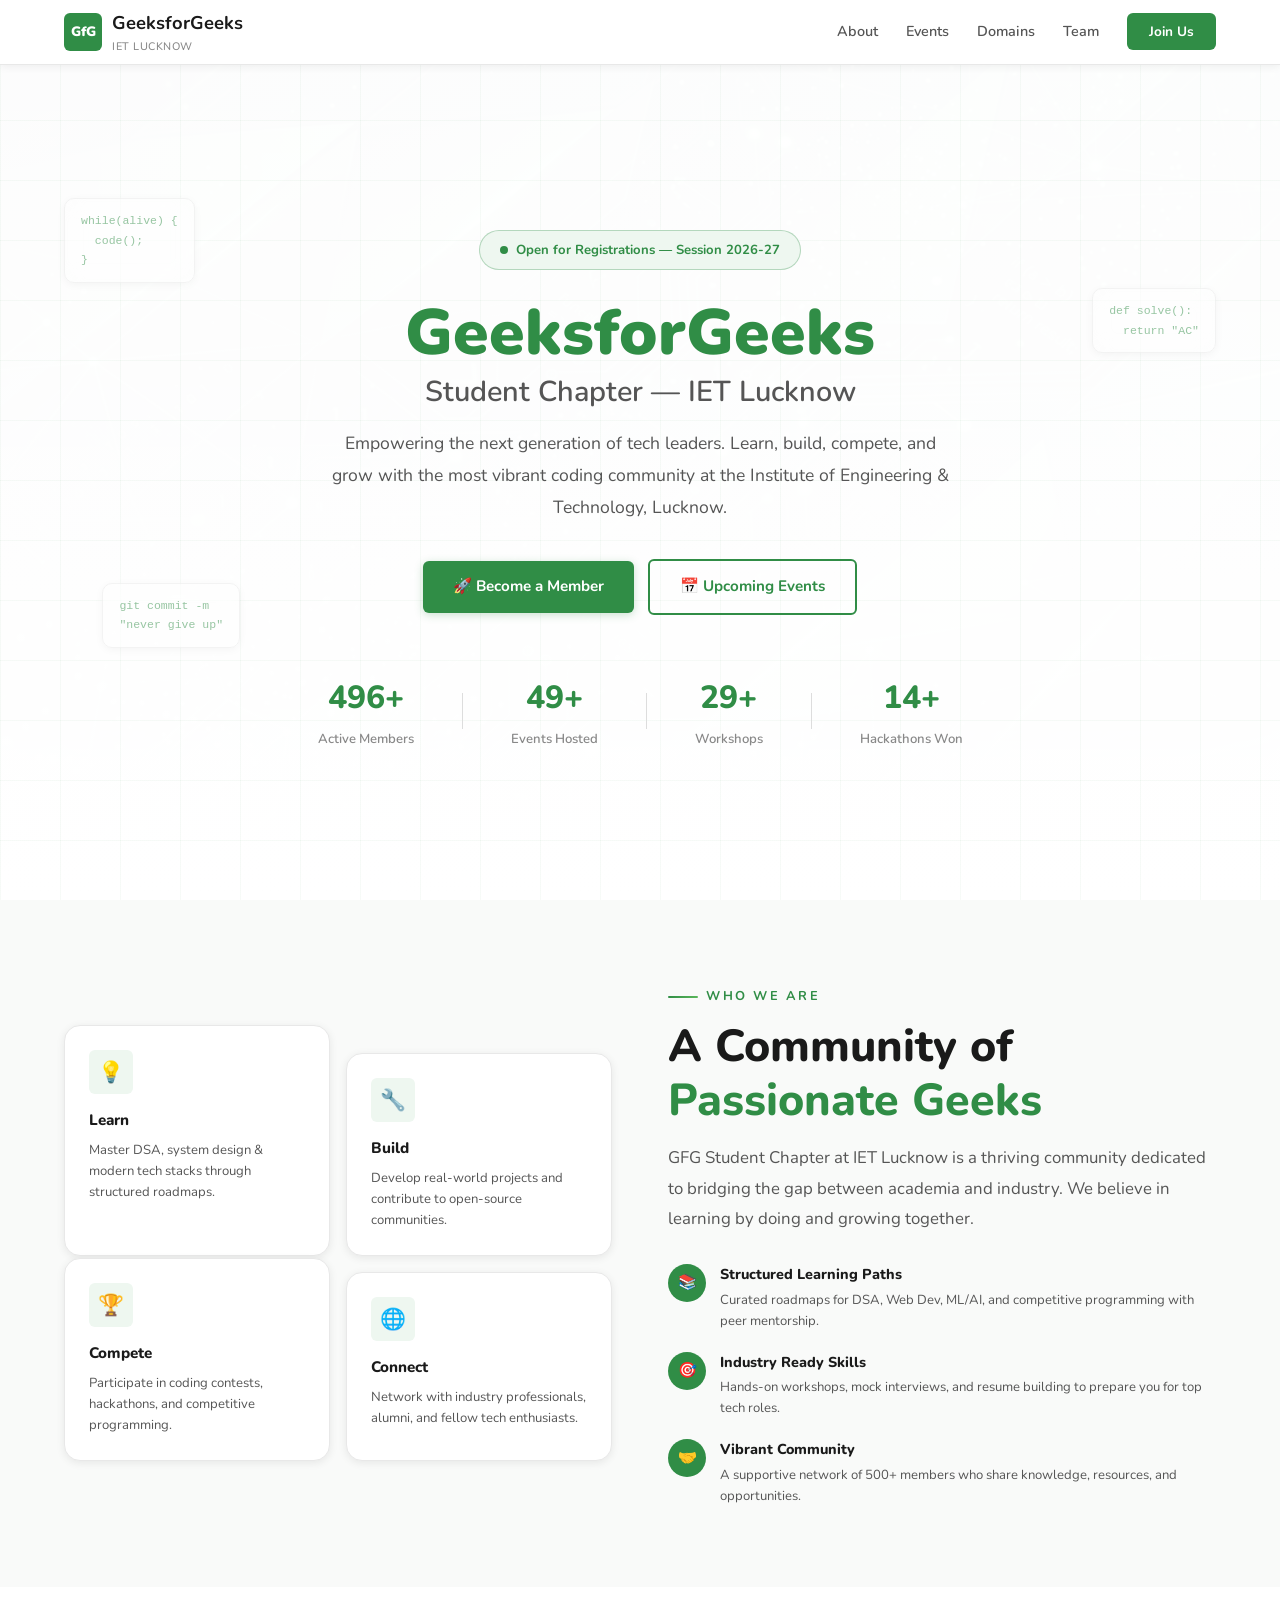
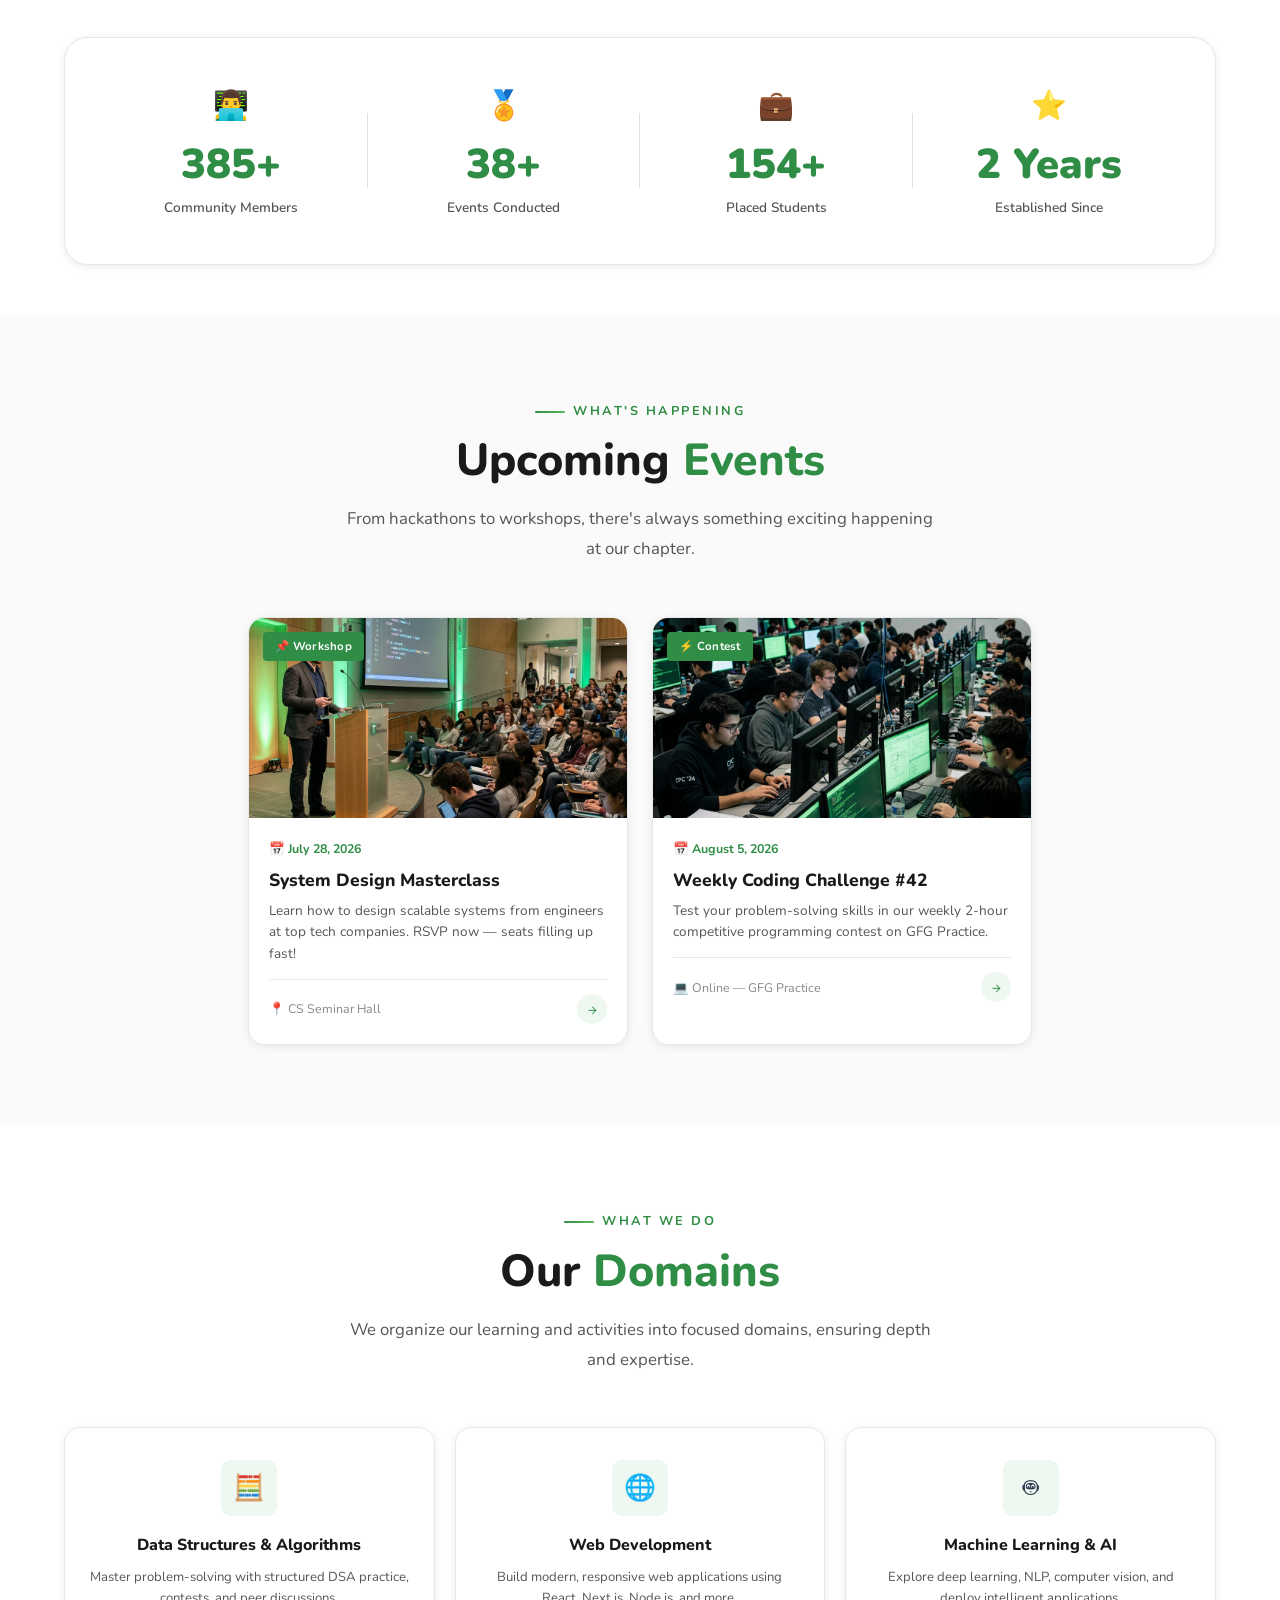
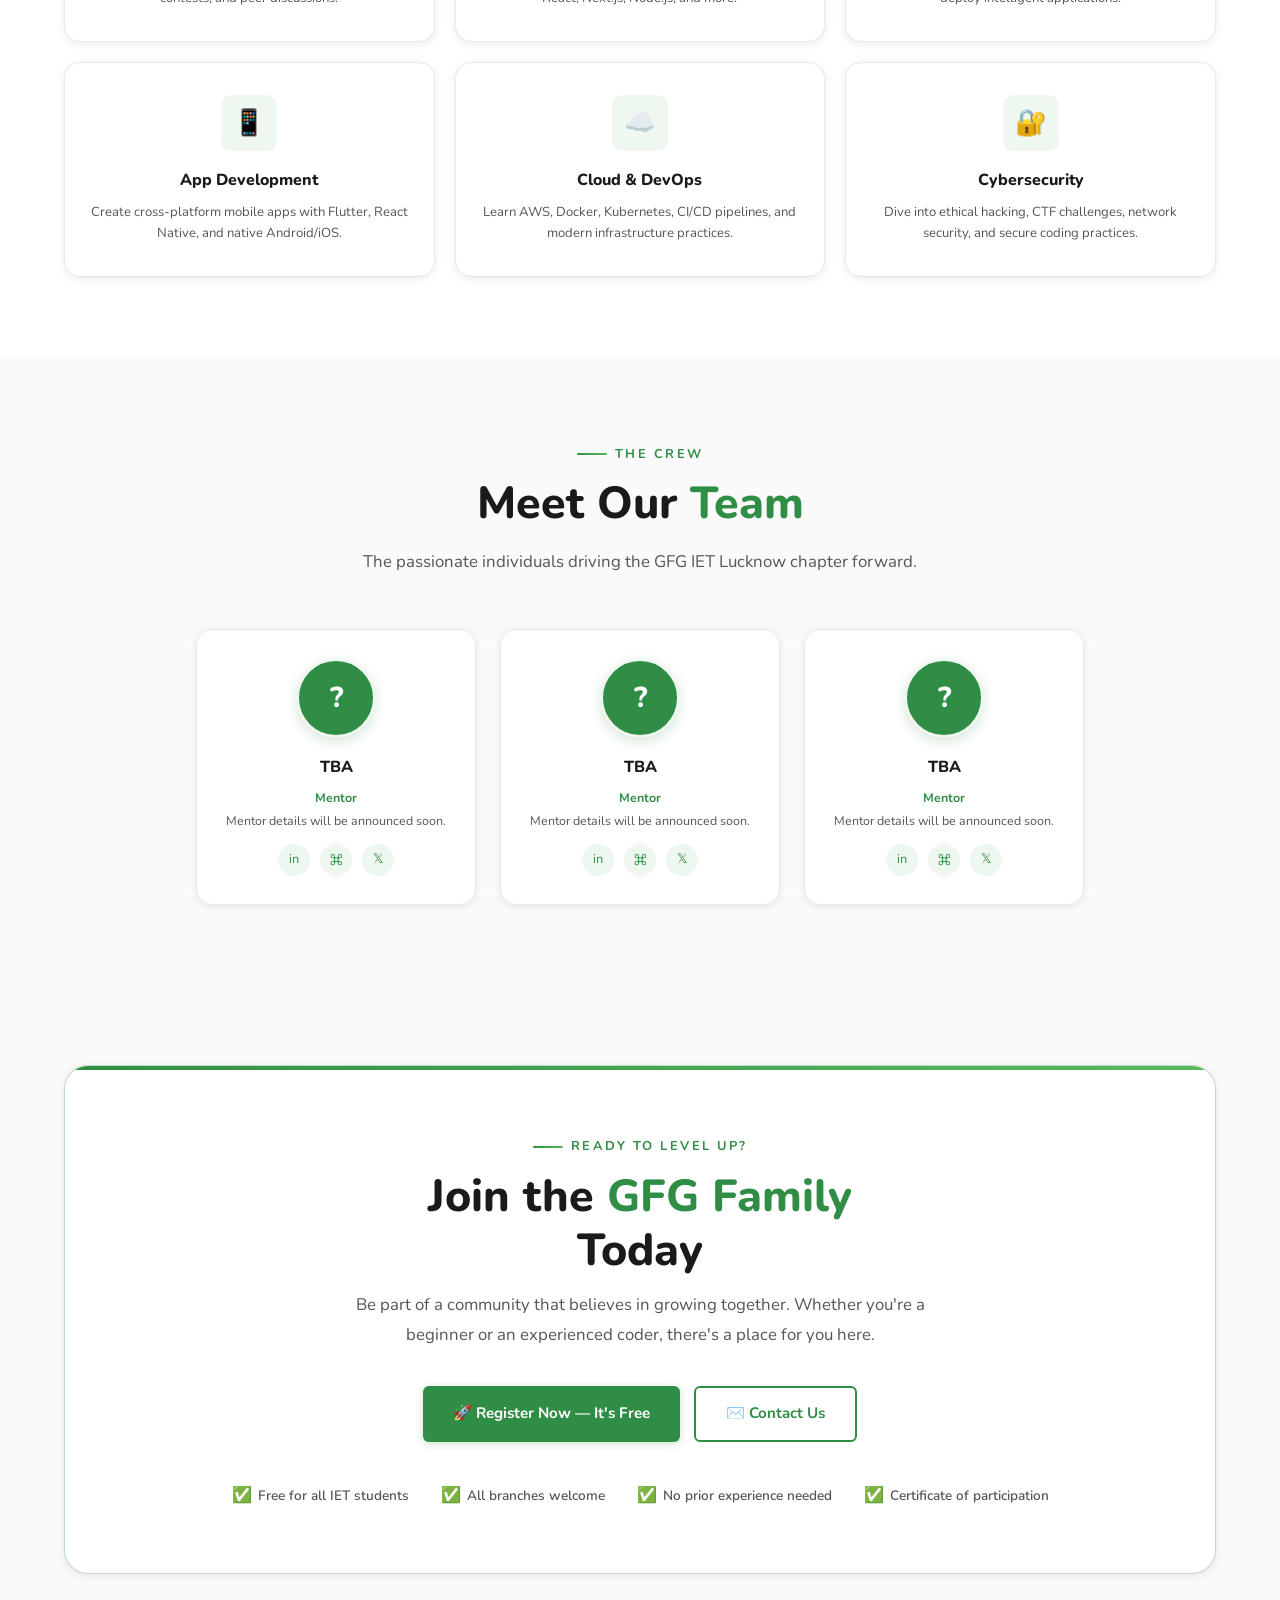
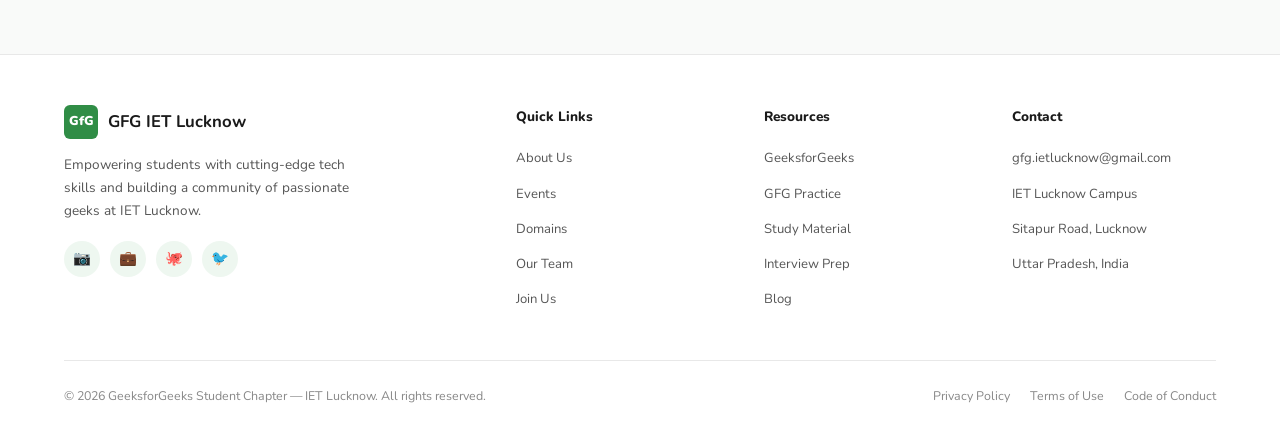
<file: index.html>
<!DOCTYPE html>
<html lang="en">
<head>
  <meta charset="UTF-8">
  <meta name="viewport" content="width=device-width, initial-scale=1.0">
  <title>GeeksforGeeks Student Chapter | IET Lucknow</title>
  <meta name="description" content="Official GeeksforGeeks Student Chapter at IET Lucknow. Join our vibrant coding community — learn, build, compete, and grow with fellow geeks.">
  <meta name="keywords" content="GeeksforGeeks, IET Lucknow, GFG, coding, programming, student chapter, hackathon, competitive programming">

  <link rel="preconnect" href="https://fonts.googleapis.com">
  <link rel="preconnect" href="https://fonts.gstatic.com" crossorigin>
  <link href="https://fonts.googleapis.com/css2?family=Nunito:wght@400;600;700;800;900&family=Source+Sans+3:wght@400;600;700&family=Fira+Code:wght@400;500&display=swap" rel="stylesheet">

  <meta name="theme-color" content="#308D46">

  <link rel="stylesheet" href="style.css">

  <link rel="icon" type="image/svg+xml" href="data:image/svg+xml,<svg xmlns='http://www.w3.org/2000/svg' viewBox='0 0 100 100'><rect width='100' height='100' rx='18' fill='%23308D46'/><text x='50%25' y='55%25' dominant-baseline='central' text-anchor='middle' font-size='50' font-weight='900' fill='white' font-family='Arial'>GfG</text></svg>">
</head>
<body>

  <canvas id="particles-canvas"></canvas>

  <nav class="navbar" id="navbar">
    <div class="container">
      <a href="#" class="nav-logo">
        <div class="logo-icon">GfG</div>
        <div>
          <span>GeeksforGeeks</span>
          <span class="logo-sub">IET LUCKNOW</span>
        </div>
      </a>

      <ul class="nav-links" id="navLinks">
        <li><a href="#about">About</a></li>
        <li><a href="#events">Events</a></li>
        <li><a href="#domains">Domains</a></li>
        <li><a href="#team">Team</a></li>
        <li><a href="#join" class="nav-cta">Join Us</a></li>
      </ul>

      <div class="mobile-toggle" id="mobileToggle" onclick="toggleMobileMenu()">
        <span></span>
        <span></span>
        <span></span>
      </div>
    </div>
  </nav>

  <section class="hero" id="hero">
    <div class="hero-bg">
      <img src="images/hero_background.png" alt="Tech background" fetchpriority="high">
    </div>
    <div class="hero-overlay"></div>
    <div class="hero-grid-pattern"></div>

    <div class="floating-code fc-1">
      <code>while(alive) {<br>&nbsp;&nbsp;code();<br>}</code>
    </div>
    <div class="floating-code fc-2">
      <code>def solve():<br>&nbsp;&nbsp;return "AC"</code>
    </div>
    <div class="floating-code fc-3">
      <code>git commit -m<br>"never give up"</code>
    </div>

    <div class="container">
      <div class="hero-content">
        <div class="hero-badge">
          <span class="pulse-dot"></span>
          Open for Registrations — Session 2026-27
        </div>

        <h1 class="hero-title">
          <span class="gfg-brand">GeeksforGeeks</span>
          <span class="college-name">Student Chapter — IET Lucknow</span>
        </h1>

        <p class="hero-description">
          Empowering the next generation of tech leaders. Learn, build, compete, and grow
          with the most vibrant coding community at the Institute of Engineering & Technology, Lucknow.
        </p>

        <div class="hero-actions">
          <a href="#join" class="btn-primary">
            🚀 Become a Member
          </a>
          <a href="#events" class="btn-secondary">
            📅 Upcoming Events
          </a>
        </div>

        <div class="hero-stats-row">
          <div class="hero-stat">
            <div class="stat-number" data-target="500" data-suffix="+">0</div>
            <div class="stat-label">Active Members</div>
          </div>
          <div class="hero-stat-divider"></div>
          <div class="hero-stat">
            <div class="stat-number" data-target="50" data-suffix="+">0</div>
            <div class="stat-label">Events Hosted</div>
          </div>
          <div class="hero-stat-divider"></div>
          <div class="hero-stat">
            <div class="stat-number" data-target="30" data-suffix="+">0</div>
            <div class="stat-label">Workshops</div>
          </div>
          <div class="hero-stat-divider"></div>
          <div class="hero-stat">
            <div class="stat-number" data-target="15" data-suffix="+">0</div>
            <div class="stat-label">Hackathons Won</div>
          </div>
        </div>
      </div>
    </div>
  </section>

  <section class="about" id="about">
    <div class="container">
      <div class="about-grid">
        <div class="about-visual reveal">
          <div class="about-card-stack">
            <div class="about-card">
              <div class="card-icon">💡</div>
              <h4>Learn</h4>
              <p>Master DSA, system design & modern tech stacks through structured roadmaps.</p>
            </div>
            <div class="about-card">
              <div class="card-icon">🔧</div>
              <h4>Build</h4>
              <p>Develop real-world projects and contribute to open-source communities.</p>
            </div>
            <div class="about-card">
              <div class="card-icon">🏆</div>
              <h4>Compete</h4>
              <p>Participate in coding contests, hackathons, and competitive programming.</p>
            </div>
            <div class="about-card">
              <div class="card-icon">🌐</div>
              <h4>Connect</h4>
              <p>Network with industry professionals, alumni, and fellow tech enthusiasts.</p>
            </div>
          </div>
        </div>

        <div class="about-text reveal reveal-delay-2">
          <span class="section-label">Who We Are</span>
          <h2 class="section-title">A Community of <span class="green-text">Passionate Geeks</span></h2>
          <p class="section-subtitle">
            GFG Student Chapter at IET Lucknow is a thriving community dedicated to bridging the gap
            between academia and industry. We believe in learning by doing and growing together.
          </p>

          <div class="about-features">
            <div class="about-feature">
              <div class="feature-icon">📚</div>
              <div>
                <h4>Structured Learning Paths</h4>
                <p>Curated roadmaps for DSA, Web Dev, ML/AI, and competitive programming with peer mentorship.</p>
              </div>
            </div>
            <div class="about-feature">
              <div class="feature-icon">🎯</div>
              <div>
                <h4>Industry Ready Skills</h4>
                <p>Hands-on workshops, mock interviews, and resume building to prepare you for top tech roles.</p>
              </div>
            </div>
            <div class="about-feature">
              <div class="feature-icon">🤝</div>
              <div>
                <h4>Vibrant Community</h4>
                <p>A supportive network of 500+ members who share knowledge, resources, and opportunities.</p>
              </div>
            </div>
          </div>
        </div>
      </div>
    </div>
  </section>

  <section class="stats-section" id="stats">
    <div class="container">
      <div class="stats-container reveal">
        <div class="stat-item">
          <div class="stat-icon">👨‍💻</div>
          <div class="stat-number" data-target="500" data-suffix="+">0</div>
          <div class="stat-label">Community Members</div>
        </div>
        <div class="stat-item">
          <div class="stat-icon">🏅</div>
          <div class="stat-number" data-target="50" data-suffix="+">0</div>
          <div class="stat-label">Events Conducted</div>
        </div>
        <div class="stat-item">
          <div class="stat-icon">💼</div>
          <div class="stat-number" data-target="200" data-suffix="+">0</div>
          <div class="stat-label">Placed Students</div>
        </div>
        <div class="stat-item">
          <div class="stat-icon">⭐</div>
          <div class="stat-number" data-target="3" data-suffix=" Years">0</div>
          <div class="stat-label">Established Since</div>
        </div>
      </div>
    </div>
  </section>

  <section class="events" id="events">
    <div class="container">
      <div class="events-header reveal">
        <span class="section-label">What's Happening</span>
        <h2 class="section-title">Upcoming <span class="green-text">Events</span></h2>
        <p class="section-subtitle">From hackathons to workshops, there's always something exciting happening at our chapter.</p>
      </div>

      <div class="events-grid">

        <div class="event-card reveal reveal-delay-2">
          <div class="event-image">
            <img src="images/event_workshop.png" alt="Workshop" loading="lazy">
            <span class="event-badge">📌 Workshop</span>
          </div>
          <div class="event-body">
            <div class="event-date">📅 July 28, 2026</div>
            <h3 class="event-title">System Design Masterclass</h3>
            <p class="event-desc">Learn how to design scalable systems from engineers at top tech companies. RSVP now — seats filling up fast!</p>
            <div class="event-meta">
              <span>📍 CS Seminar Hall</span>
              <div class="event-arrow">→</div>
            </div>
          </div>
        </div>

        <div class="event-card reveal reveal-delay-3">
          <div class="event-image">
            <img src="images/event_contest.png" alt="Coding Contest" loading="lazy">
            <span class="event-badge">⚡ Contest</span>
          </div>
          <div class="event-body">
            <div class="event-date">📅 August 5, 2026</div>
            <h3 class="event-title">Weekly Coding Challenge #42</h3>
            <p class="event-desc">Test your problem-solving skills in our weekly 2-hour competitive programming contest on GFG Practice.</p>
            <div class="event-meta">
              <span>💻 Online — GFG Practice</span>
              <div class="event-arrow">→</div>
            </div>
          </div>
        </div>
      </div>
    </div>
  </section>

  <section class="domains" id="domains">
    <div class="container">
      <div class="domains-header reveal">
        <span class="section-label">What We Do</span>
        <h2 class="section-title">Our <span class="green-text">Domains</span></h2>
        <p class="section-subtitle">We organize our learning and activities into focused domains, ensuring depth and expertise.</p>
      </div>

      <div class="domains-grid">
        <div class="domain-card reveal reveal-delay-1">
          <div class="domain-icon">🧮</div>
          <h3>Data Structures & Algorithms</h3>
          <p>Master problem-solving with structured DSA practice, contests, and peer discussions.</p>
        </div>

        <div class="domain-card reveal reveal-delay-2">
          <div class="domain-icon">🌐</div>
          <h3>Web Development</h3>
          <p>Build modern, responsive web applications using React, Next.js, Node.js, and more.</p>
        </div>

        <div class="domain-card reveal reveal-delay-3">
          <div class="domain-icon">🤖</div>
          <h3>Machine Learning & AI</h3>
          <p>Explore deep learning, NLP, computer vision, and deploy intelligent applications.</p>
        </div>

        <div class="domain-card reveal reveal-delay-1">
          <div class="domain-icon">📱</div>
          <h3>App Development</h3>
          <p>Create cross-platform mobile apps with Flutter, React Native, and native Android/iOS.</p>
        </div>

        <div class="domain-card reveal reveal-delay-2">
          <div class="domain-icon">☁️</div>
          <h3>Cloud & DevOps</h3>
          <p>Learn AWS, Docker, Kubernetes, CI/CD pipelines, and modern infrastructure practices.</p>
        </div>

        <div class="domain-card reveal reveal-delay-3">
          <div class="domain-icon">🔐</div>
          <h3>Cybersecurity</h3>
          <p>Dive into ethical hacking, CTF challenges, network security, and secure coding practices.</p>
        </div>
      </div>
    </div>
  </section>

  <section class="team" id="team">
    <div class="container">
      <div class="team-header reveal">
        <span class="section-label">The Crew</span>
        <h2 class="section-title">Meet Our <span class="green-text">Team</span></h2>
        <p class="section-subtitle">The passionate individuals driving the GFG IET Lucknow chapter forward.</p>
      </div>

      <div class="team-grid">
        <div class="team-card reveal reveal-delay-1">
          <div class="member-avatar">?</div>
          <h3 class="member-name">TBA</h3>
          <span class="member-role">Mentor</span>
          <p class="member-bio">Mentor details will be announced soon.</p>
          <div class="member-socials">
            <a href="#" title="LinkedIn">in</a>
            <a href="#" title="GitHub">⌘</a>
            <a href="#" title="Twitter">𝕏</a>
          </div>
        </div>

        <div class="team-card reveal reveal-delay-2">
          <div class="member-avatar">?</div>
          <h3 class="member-name">TBA</h3>
          <span class="member-role">Mentor</span>
          <p class="member-bio">Mentor details will be announced soon.</p>
          <div class="member-socials">
            <a href="#" title="LinkedIn">in</a>
            <a href="#" title="GitHub">⌘</a>
            <a href="#" title="Twitter">𝕏</a>
          </div>
        </div>

        <div class="team-card reveal reveal-delay-3">
          <div class="member-avatar">?</div>
          <h3 class="member-name">TBA</h3>
          <span class="member-role">Mentor</span>
          <p class="member-bio">Mentor details will be announced soon.</p>
          <div class="member-socials">
            <a href="#" title="LinkedIn">in</a>
            <a href="#" title="GitHub">⌘</a>
            <a href="#" title="Twitter">𝕏</a>
          </div>
        </div>
      </div>
    </div>
  </section>

  <section class="cta-section" id="join">
    <div class="container">
      <div class="cta-container reveal">
        <span class="section-label">Ready to Level Up?</span>
        <h2 class="section-title">Join the <span class="green-text">GFG Family</span> Today</h2>
        <p class="section-subtitle">
          Be part of a community that believes in growing together. Whether you're a beginner
          or an experienced coder, there's a place for you here.
        </p>

        <div class="cta-actions">
          <a href="register.html" class="btn-primary">
            🚀 Register Now — It's Free
          </a>
          <a href="mailto:gfg.ietlucknow@gmail.com" class="btn-secondary">
            ✉️ Contact Us
          </a>
        </div>

        <div class="cta-features">
          <div class="cta-feature">
            <span class="check-icon">✅</span>
            Free for all IET students
          </div>
          <div class="cta-feature">
            <span class="check-icon">✅</span>
            All branches welcome
          </div>
          <div class="cta-feature">
            <span class="check-icon">✅</span>
            No prior experience needed
          </div>
          <div class="cta-feature">
            <span class="check-icon">✅</span>
            Certificate of participation
          </div>
        </div>
      </div>
    </div>
  </section>

  <footer class="footer">
    <div class="container">
      <div class="footer-grid">
        <div class="footer-brand">
          <div class="footer-logo">
            <div class="logo-icon">GfG</div>
            <span>GFG IET Lucknow</span>
          </div>
          <p>
            Empowering students with cutting-edge tech skills and building a community
            of passionate geeks at IET Lucknow.
          </p>
          <div class="footer-socials">
            <a href="#" title="Instagram">📷</a>
            <a href="#" title="LinkedIn">💼</a>
            <a href="#" title="GitHub">🐙</a>
            <a href="#" title="Twitter">🐦</a>
          </div>
        </div>

        <div class="footer-col">
          <h4>Quick Links</h4>
          <ul>
            <li><a href="#about">About Us</a></li>
            <li><a href="#events">Events</a></li>
            <li><a href="#domains">Domains</a></li>
            <li><a href="#team">Our Team</a></li>
            <li><a href="#join">Join Us</a></li>
          </ul>
        </div>

        <div class="footer-col">
          <h4>Resources</h4>
          <ul>
            <li><a href="https://www.geeksforgeeks.org/" target="_blank">GeeksforGeeks</a></li>
            <li><a href="https://practice.geeksforgeeks.org/" target="_blank">GFG Practice</a></li>
            <li><a href="#">Study Material</a></li>
            <li><a href="#">Interview Prep</a></li>
            <li><a href="#">Blog</a></li>
          </ul>
        </div>

        <div class="footer-col">
          <h4>Contact</h4>
          <ul>
            <li><a href="mailto:gfg.ietlucknow@gmail.com">gfg.ietlucknow@gmail.com</a></li>
            <li><a href="#">IET Lucknow Campus</a></li>
            <li><a href="#">Sitapur Road, Lucknow</a></li>
            <li><a href="#">Uttar Pradesh, India</a></li>
          </ul>
        </div>
      </div>

      <div class="footer-bottom">
        <p>© 2026 GeeksforGeeks Student Chapter — IET Lucknow. All rights reserved.</p>
        <div class="footer-links">
          <a href="#">Privacy Policy</a>
          <a href="#">Terms of Use</a>
          <a href="#">Code of Conduct</a>
        </div>
      </div>
    </div>
  </footer>

  <script src="script.js" defer></script>
</body>
</html>
</file>
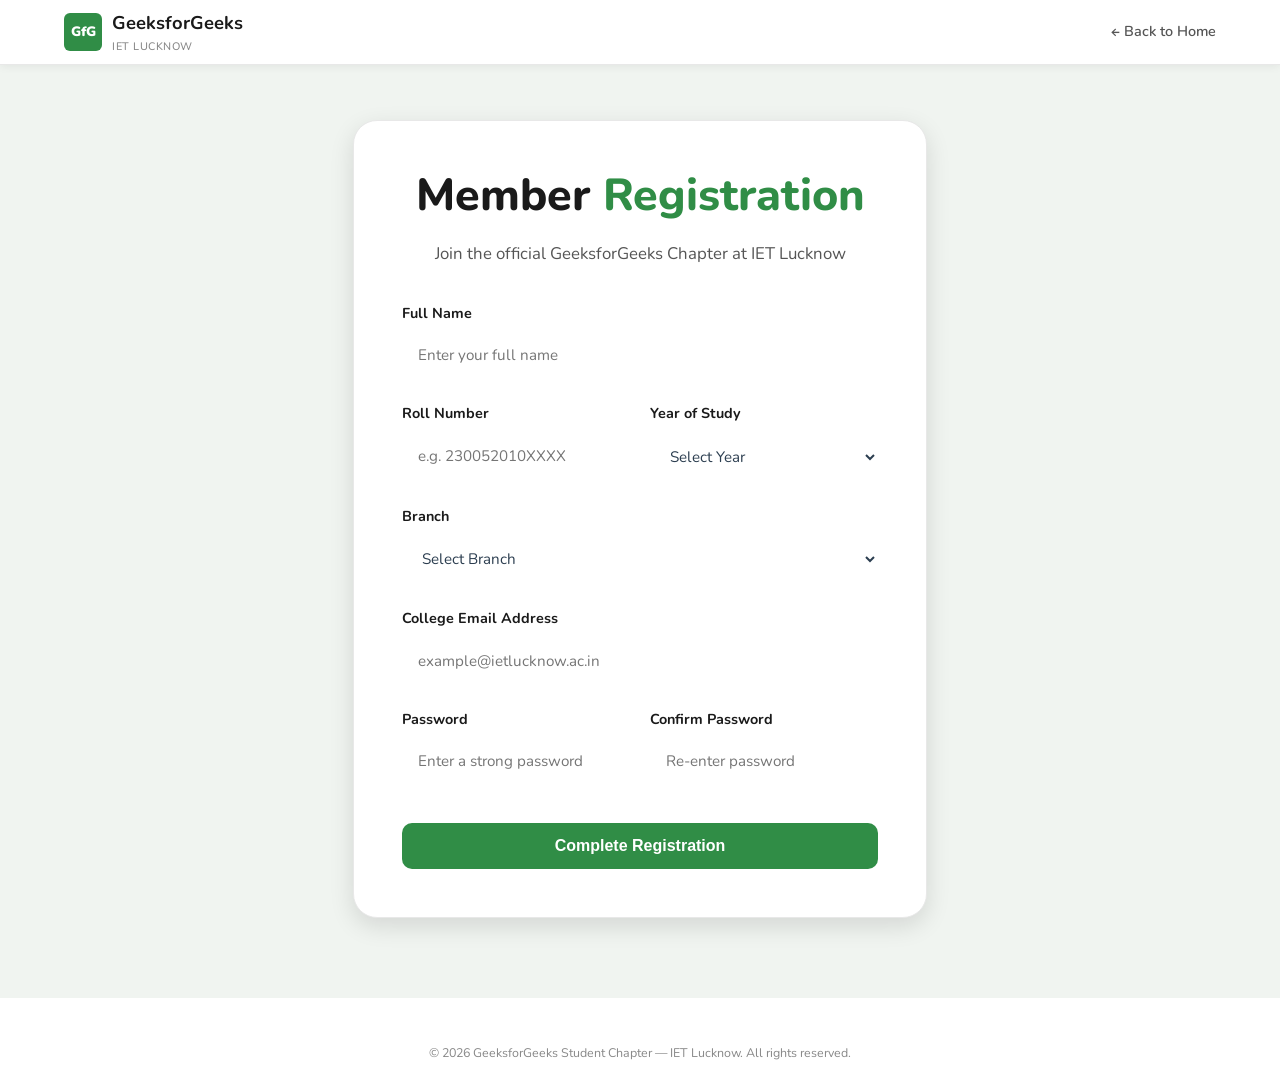
<file: register.html>
<!DOCTYPE html>
<html lang="en">
<head>
  <meta charset="UTF-8">
  <meta name="viewport" content="width=device-width, initial-scale=1.0">
  <title>Register | GeeksforGeeks IET Lucknow</title>

  <link rel="preconnect" href="https://fonts.googleapis.com">
  <link rel="preconnect" href="https://fonts.gstatic.com" crossorigin>
  <link href="https://fonts.googleapis.com/css2?family=Nunito:wght@400;600;700;800;900&family=Source+Sans+3:wght@400;600;700&display=swap" rel="stylesheet">
  
  <meta name="theme-color" content="#308D46">

  <link rel="stylesheet" href="style.css">
  <link rel="stylesheet" href="register.css">
  
  <link rel="icon" type="image/svg+xml" href="data:image/svg+xml,<svg xmlns='http://www.w3.org/2000/svg' viewBox='0 0 100 100'><rect width='100' height='100' rx='18' fill='%23308D46'/><text x='50%25' y='55%25' dominant-baseline='central' text-anchor='middle' font-size='50' font-weight='900' fill='white' font-family='Arial'>GfG</text></svg>">
</head>
<body>

  <nav class="navbar" id="navbar">
    <div class="container">
      <a href="index.html" class="nav-logo">
        <div class="logo-icon">GfG</div>
        <div>
          <span>GeeksforGeeks</span>
          <span class="logo-sub">IET LUCKNOW</span>
        </div>
      </a>
      <ul class="nav-links">
        <li><a href="index.html">← Back to Home</a></li>
      </ul>
    </div>
  </nav>

  <section class="register-section">
    <div class="container" style="display: flex; justify-content: center;">
      <div class="register-card">
        <div class="register-header">
          <h2 class="section-title">Member <span class="green-text">Registration</span></h2>
          <p class="section-subtitle" style="margin: 0 auto;">Join the official GeeksforGeeks Chapter at IET Lucknow</p>
        </div>
        
        <form id="registrationForm">
          <div class="form-group">
            <label class="form-label">Full Name</label>
            <input type="text" id="fullName" class="form-control" required placeholder="Enter your full name">
          </div>
          
          <div class="form-row">
            <div class="form-group">
              <label class="form-label">Roll Number</label>
              <input type="text" id="rollNumber" class="form-control" required placeholder="e.g. 230052010XXXX">
            </div>
            <div class="form-group">
              <label class="form-label">Year of Study</label>
              <select id="yearOfStudy" class="form-control" required>
                <option value="" disabled selected>Select Year</option>
                <option value="1">1st Year</option>
                <option value="2">2nd Year</option>
                <option value="3">3rd Year</option>
                <option value="4">4th Year</option>
              </select>
            </div>
          </div>
          
          <div class="form-group">
            <label class="form-label">Branch</label>
            <select id="branch" class="form-control" required>
              <option value="" disabled selected>Select Branch</option>
              <option value="CSE">Computer Science & Engineering</option>
              <option value="CSE_AI">CSE (Artificial Intelligence)</option>
              <option value="CSE_SF">CSE (Self Finance)</option>
              <option value="ECE">Electronics & Communication</option>
              <option value="EE">Electrical Engineering</option>
              <option value="ME">Mechanical Engineering</option>
              <option value="CE">Civil Engineering</option>
              <option value="CH">Chemical Engineering</option>
            </select>
          </div>
          
          <div class="form-group">
            <label class="form-label">College Email Address</label>
            <input type="email" id="email" class="form-control" required placeholder="example@ietlucknow.ac.in">
          </div>

          <div class="form-row">
            <div class="form-group">
              <label class="form-label">Password</label>
              <input type="password" id="password" class="form-control" required placeholder="Enter a strong password">
            </div>
            <div class="form-group">
              <label class="form-label">Confirm Password</label>
              <input type="password" id="confirmPassword" class="form-control" required placeholder="Re-enter password">
            </div>
          </div>
          
          <button type="submit" class="submit-btn">Complete Registration</button>
        </form>
      </div>
    </div>
  </section>

  <footer class="footer" style="padding: 20px 0; border-top: none; background: transparent;">
    <div class="container">
      <div class="footer-bottom" style="border-top: none; justify-content: center;">
        <p>© 2026 GeeksforGeeks Student Chapter — IET Lucknow. All rights reserved.</p>
      </div>
    </div>
  </footer>

  <script>
    document.getElementById('registrationForm').addEventListener('submit', function(event) {
      event.preventDefault();
      
      const fullName = document.getElementById('fullName').value;
      const rollNumber = document.getElementById('rollNumber').value;
      const yearOfStudy = document.getElementById('yearOfStudy').value;
      const branch = document.getElementById('branch').value;
      const email = document.getElementById('email').value;
      const password = document.getElementById('password').value;
      const confirmPassword = document.getElementById('confirmPassword').value;
      
      // Validation: Name must not contain numbers
      if (/\d/.test(fullName)) {
        alert("Name must not contain any numbers.");
        return;
      }

      // Validation: Roll number must have exactly 13 digits
      if (!/^\d{13}$/.test(rollNumber)) {
        alert("Roll number must be exactly 13 digits.");
        return;
      }
      
      // Validation: Password length >= 5 and contains >= 1 uppercase letter
      if (password.length < 5) {
        alert("Password must be at least 5 characters long.");
        return;
      }
      if (!/[A-Z]/.test(password)) {
        alert("Password must contain at least one uppercase letter.");
        return;
      }
      
      if (password !== confirmPassword) {
        alert("Passwords do not match. Please try again.");
        return;
      }
      
      const data = {
        fullName,
        rollNumber,
        yearOfStudy,
        branch,
        email,
        password
      };

      fetch('/register', {
        method: 'POST',
        headers: {
          'Content-Type': 'application/json'
        },
        body: JSON.stringify(data)
      })
      .then(response => response.json())
      .then(result => {
        if (result.success) {
          alert('You have successfully registered. We will notify you via email.');
          window.location.href = 'index.html';
        } else {
          alert('Registration failed: ' + result.message);
        }
      })
      .catch(error => {
        console.error('Error:', error);
        alert('An error occurred during registration. Is the server running?');
      });
    });
  </script>
</body>
</html>
</file>
<file: style.css>
:root {
  
  --gfg-green: #308D46;
  --gfg-green-light: #5cb85c;
  --gfg-green-dark: #2e7d32;
  --gfg-green-hover: #267a3a;
  --gfg-green-glow: rgba(48, 141, 70, 0.25);
  --gfg-green-subtle: rgba(48, 141, 70, 0.08);
  --gfg-green-bg: #eef7f0;

  --bg-primary: #ffffff;
  --bg-secondary: #f5f5f5;
  --bg-card: #ffffff;
  --bg-header: #ffffff;
  --bg-hero: #f0f4f0;
  --bg-section-alt: #f9faf9;

  --text-primary: #2c3e50;
  --text-heading: #1a1a1a;
  --text-secondary: #555555;
  --text-muted: #888888;

  --accent-gradient: linear-gradient(135deg, #308D46 0%, #5cb85c 100%);
  --accent-gradient-dark: linear-gradient(135deg, #267a3a 0%, #308D46 100%);

  --section-padding: 80px 0;
  --container-width: 1200px;

  --border-light: 1px solid #e8e8e8;
  --border-card: 1px solid #e0e0e0;
  --border-green: 1px solid rgba(48, 141, 70, 0.3);

  --shadow-card: 0 2px 8px rgba(0, 0, 0, 0.08);
  --shadow-card-hover: 0 8px 24px rgba(0, 0, 0, 0.12);
  --shadow-nav: 0 2px 8px rgba(0, 0, 0, 0.06);
  --shadow-glow: 0 4px 20px rgba(48, 141, 70, 0.15);

  --transition-fast: 0.2s ease;
  --transition-medium: 0.3s ease;
  --transition-slow: 0.5s ease;

  --radius-sm: 6px;
  --radius-md: 10px;
  --radius-lg: 16px;
  --radius-xl: 24px;
}

*,
*::before,
*::after {
  margin: 0;
  padding: 0;
  box-sizing: border-box;
}

html {
  scroll-behavior: smooth;
  font-size: 16px;
}

body {
  font-family: 'Nunito', 'Source Sans 3', -apple-system, BlinkMacSystemFont, sans-serif;
  background-color: var(--bg-primary);
  color: var(--text-primary);
  line-height: 1.7;
  overflow-x: hidden;
  -webkit-font-smoothing: antialiased;
  -moz-osx-font-smoothing: grayscale;
}

a {
  text-decoration: none;
  color: inherit;
}

ul {
  list-style: none;
}

img {
  max-width: 100%;
  display: block;
}

.container {
  max-width: var(--container-width);
  margin: 0 auto;
  padding: 0 24px;
}

.section-label {
  display: inline-flex;
  align-items: center;
  gap: 8px;
  font-size: 0.8rem;
  font-weight: 700;
  letter-spacing: 2.5px;
  text-transform: uppercase;
  color: var(--gfg-green);
  margin-bottom: 12px;
}

.section-label::before {
  content: '';
  width: 30px;
  height: 2px;
  background: var(--accent-gradient);
  border-radius: 2px;
}

.section-title {
  font-size: clamp(2rem, 4vw, 2.8rem);
  font-weight: 800;
  line-height: 1.2;
  margin-bottom: 16px;
  color: var(--text-heading);
}

.section-subtitle {
  font-size: 1.05rem;
  color: var(--text-secondary);
  max-width: 600px;
  line-height: 1.8;
}

.green-text {
  color: var(--gfg-green);
}

.reveal {
  opacity: 0;
  transform: translateY(30px);
  transition: opacity 0.7s ease, transform 0.7s ease;
}

.reveal.visible {
  opacity: 1;
  transform: translateY(0);
}

.reveal-delay-1 { transition-delay: 0.1s; }
.reveal-delay-2 { transition-delay: 0.2s; }
.reveal-delay-3 { transition-delay: 0.3s; }
.reveal-delay-4 { transition-delay: 0.4s; }

#particles-canvas {
  position: fixed;
  top: 0;
  left: 0;
  width: 100%;
  height: 100%;
  z-index: 0;
  pointer-events: none;
}

.navbar {
  position: fixed;
  top: 0;
  left: 0;
  width: 100%;
  z-index: 1000;
  padding: 0;
  background: var(--bg-header);
  border-bottom: var(--border-light);
  box-shadow: var(--shadow-nav);
  transition: var(--transition-medium);
}

.navbar .container {
  display: flex;
  align-items: center;
  justify-content: space-between;
  height: 64px;
}

.nav-logo {
  display: flex;
  align-items: center;
  gap: 10px;
  font-weight: 700;
  font-size: 1.15rem;
}

.nav-logo .logo-icon {
  width: 38px;
  height: 38px;
  background: var(--gfg-green);
  border-radius: var(--radius-sm);
  display: flex;
  align-items: center;
  justify-content: center;
  font-weight: 900;
  font-size: 0.85rem;
  color: #fff;
}

.nav-logo span {
  color: var(--text-heading);
}

.nav-logo .logo-sub {
  font-size: 0.68rem;
  color: var(--text-muted);
  font-weight: 500;
  display: block;
  letter-spacing: 0.5px;
}

.nav-links {
  display: flex;
  align-items: center;
  gap: 28px;
}

.nav-links a {
  font-size: 0.9rem;
  font-weight: 600;
  color: var(--text-secondary);
  transition: var(--transition-fast);
  position: relative;
}

.nav-links a::after {
  content: '';
  position: absolute;
  bottom: -4px;
  left: 0;
  width: 0;
  height: 2px;
  background: var(--gfg-green);
  transition: var(--transition-fast);
  border-radius: 2px;
}

.nav-links a:hover {
  color: var(--gfg-green);
}

.nav-links a:hover::after {
  width: 100%;
}

.nav-cta {
  padding: 9px 22px;
  background: var(--gfg-green) !important;
  border-radius: var(--radius-sm);
  font-weight: 700 !important;
  font-size: 0.85rem !important;
  color: #fff !important;
  transition: var(--transition-medium) !important;
}

.nav-cta::after {
  display: none !important;
}

.nav-cta:hover {
  background: var(--gfg-green-hover) !important;
  transform: translateY(-1px);
  box-shadow: var(--shadow-glow) !important;
}

.mobile-toggle {
  display: none;
  flex-direction: column;
  gap: 5px;
  cursor: pointer;
  padding: 4px;
}

.mobile-toggle span {
  width: 22px;
  height: 2px;
  background: var(--text-heading);
  border-radius: 2px;
  transition: var(--transition-fast);
}

.hero {
  position: relative;
  min-height: 100vh;
  display: flex;
  align-items: center;
  overflow: hidden;
  z-index: 1;
  background: var(--bg-primary);
}

.hero-bg {
  position: absolute;
  inset: 0;
  z-index: -2;
}

.hero-bg img {
  width: 100%;
  height: 100%;
  object-fit: cover;
  opacity: 0.08;
}

.hero-overlay {
  position: absolute;
  inset: 0;
  z-index: -1;
  background: linear-gradient(
    180deg,
    rgba(255, 255, 255, 0.85) 0%,
    rgba(255, 255, 255, 0.92) 50%,
    var(--bg-primary) 100%
  );
}

.hero-grid-pattern {
  position: absolute;
  inset: 0;
  z-index: -1;
  background-image:
    linear-gradient(rgba(48, 141, 70, 0.04) 1px, transparent 1px),
    linear-gradient(90deg, rgba(48, 141, 70, 0.04) 1px, transparent 1px);
  background-size: 60px 60px;
}

.hero-content {
  position: relative;
  z-index: 2;
  text-align: center;
  max-width: 850px;
  margin: 0 auto;
  padding-top: 80px;
}

.hero-badge {
  display: inline-flex;
  align-items: center;
  gap: 8px;
  padding: 8px 20px;
  background: var(--gfg-green-bg);
  border: var(--border-green);
  border-radius: 50px;
  font-size: 0.82rem;
  font-weight: 700;
  color: var(--gfg-green);
  margin-bottom: 28px;
  animation: fadeInDown 0.8s ease-out;
}

.hero-badge .pulse-dot {
  width: 8px;
  height: 8px;
  background: var(--gfg-green);
  border-radius: 50%;
  animation: pulse 2s infinite;
}

@keyframes pulse {
  0%, 100% { opacity: 1; transform: scale(1); }
  50% { opacity: 0.5; transform: scale(1.5); }
}

.hero-title {
  font-size: clamp(2.2rem, 5.5vw, 4rem);
  font-weight: 900;
  line-height: 1.12;
  margin-bottom: 20px;
  color: var(--text-heading);
  animation: fadeInUp 0.8s ease-out 0.2s both;
}

.hero-title .gfg-brand {
  color: var(--gfg-green);
}

.hero-title .college-name {
  display: block;
  font-size: clamp(1.1rem, 2.8vw, 1.8rem);
  font-weight: 600;
  color: var(--text-secondary);
  margin-top: 6px;
}

.hero-description {
  font-size: 1.1rem;
  color: var(--text-secondary);
  max-width: 620px;
  margin: 0 auto 36px;
  line-height: 1.8;
  animation: fadeInUp 0.8s ease-out 0.4s both;
}

.hero-actions {
  display: flex;
  align-items: center;
  justify-content: center;
  gap: 14px;
  flex-wrap: wrap;
  animation: fadeInUp 0.8s ease-out 0.6s both;
}

.btn-primary {
  display: inline-flex;
  align-items: center;
  gap: 8px;
  padding: 13px 30px;
  background: var(--gfg-green);
  color: #fff;
  font-weight: 700;
  font-size: 0.95rem;
  border-radius: var(--radius-sm);
  border: none;
  cursor: pointer;
  transition: var(--transition-medium);
  box-shadow: 0 2px 8px rgba(48, 141, 70, 0.25);
}

.btn-primary:hover {
  background: var(--gfg-green-hover);
  transform: translateY(-2px);
  box-shadow: 0 6px 20px rgba(48, 141, 70, 0.35);
}

.btn-secondary {
  display: inline-flex;
  align-items: center;
  gap: 8px;
  padding: 13px 30px;
  background: transparent;
  color: var(--gfg-green);
  font-weight: 700;
  font-size: 0.95rem;
  border-radius: var(--radius-sm);
  border: 2px solid var(--gfg-green);
  cursor: pointer;
  transition: var(--transition-medium);
}

.btn-secondary:hover {
  background: var(--gfg-green-bg);
  transform: translateY(-2px);
}

.hero-stats-row {
  display: flex;
  align-items: center;
  justify-content: center;
  gap: 48px;
  margin-top: 56px;
  animation: fadeInUp 0.8s ease-out 0.8s both;
}

.hero-stat {
  text-align: center;
}

.hero-stat .stat-number {
  font-size: 2rem;
  font-weight: 800;
  color: var(--gfg-green);
}

.hero-stat .stat-label {
  font-size: 0.82rem;
  color: var(--text-muted);
  font-weight: 600;
  margin-top: 2px;
}

.hero-stat-divider {
  width: 1px;
  height: 36px;
  background: #ddd;
}

.floating-code {
  position: absolute;
  background: rgba(255, 255, 255, 0.85);
  backdrop-filter: blur(10px);
  border: var(--border-light);
  border-radius: var(--radius-md);
  padding: 12px 16px;
  font-family: 'Fira Code', 'JetBrains Mono', monospace;
  font-size: 0.72rem;
  color: var(--gfg-green);
  opacity: 0.5;
  pointer-events: none;
  animation: float 6s ease-in-out infinite;
  box-shadow: var(--shadow-card);
}

.floating-code.fc-1 {
  top: 22%;
  left: 5%;
  animation-delay: 0s;
}

.floating-code.fc-2 {
  top: 32%;
  right: 5%;
  animation-delay: 2s;
}

.floating-code.fc-3 {
  bottom: 28%;
  left: 8%;
  animation-delay: 4s;
}

@keyframes float {
  0%, 100% { transform: translateY(0px) rotate(0deg); }
  50% { transform: translateY(-15px) rotate(1deg); }
}

.about {
  padding: var(--section-padding);
  position: relative;
  z-index: 1;
  background: var(--bg-section-alt);
}

.about-grid {
  display: grid;
  grid-template-columns: 1fr 1fr;
  gap: 56px;
  align-items: center;
}

.about-visual {
  position: relative;
}

.about-card-stack {
  display: grid;
  grid-template-columns: 1fr 1fr;
  gap: 16px;
}

.about-card {
  background: var(--bg-card);
  border: var(--border-light);
  border-radius: var(--radius-lg);
  padding: 24px;
  transition: var(--transition-medium);
  box-shadow: var(--shadow-card);
}

.about-card:hover {
  border-color: var(--gfg-green);
  box-shadow: var(--shadow-card-hover);
  transform: translateY(-4px);
}

.about-card:nth-child(2) {
  margin-top: 28px;
}

.about-card:nth-child(3) {
  margin-top: -14px;
}

.about-card .card-icon {
  width: 44px;
  height: 44px;
  background: var(--gfg-green-bg);
  border-radius: var(--radius-sm);
  display: flex;
  align-items: center;
  justify-content: center;
  font-size: 1.3rem;
  margin-bottom: 14px;
}

.about-card h4 {
  font-size: 0.95rem;
  font-weight: 800;
  margin-bottom: 6px;
  color: var(--text-heading);
}

.about-card p {
  font-size: 0.82rem;
  color: var(--text-secondary);
  line-height: 1.6;
}

.about-text .section-subtitle {
  margin-bottom: 28px;
}

.about-features {
  display: flex;
  flex-direction: column;
  gap: 18px;
}

.about-feature {
  display: flex;
  gap: 14px;
  align-items: flex-start;
}

.about-feature .feature-icon {
  width: 38px;
  height: 38px;
  min-width: 38px;
  background: var(--gfg-green);
  border-radius: 50%;
  display: flex;
  align-items: center;
  justify-content: center;
  font-size: 0.95rem;
  color: #fff;
  margin-top: 2px;
}

.about-feature h4 {
  font-size: 0.9rem;
  font-weight: 800;
  margin-bottom: 3px;
  color: var(--text-heading);
}

.about-feature p {
  font-size: 0.82rem;
  color: var(--text-secondary);
  line-height: 1.6;
}

.stats-section {
  padding: 50px 0;
  position: relative;
  z-index: 1;
  background: var(--bg-primary);
}

.stats-container {
  background: var(--bg-card);
  border: var(--border-light);
  border-radius: var(--radius-xl);
  padding: 44px;
  display: grid;
  grid-template-columns: repeat(4, 1fr);
  gap: 28px;
  box-shadow: var(--shadow-card);
}

.stat-item {
  text-align: center;
  position: relative;
}

.stat-item:not(:last-child)::after {
  content: '';
  position: absolute;
  right: -14px;
  top: 50%;
  transform: translateY(-50%);
  width: 1px;
  height: 55%;
  background: #e0e0e0;
}

.stat-item .stat-icon {
  font-size: 1.8rem;
  margin-bottom: 10px;
}

.stat-item .stat-number {
  font-size: 2.6rem;
  font-weight: 900;
  color: var(--gfg-green);
  line-height: 1.2;
}

.stat-item .stat-label {
  font-size: 0.85rem;
  color: var(--text-secondary);
  font-weight: 600;
  margin-top: 6px;
}

.events {
  padding: var(--section-padding);
  position: relative;
  z-index: 1;
  background: var(--bg-section-alt);
}

.events-header {
  text-align: center;
  margin-bottom: 52px;
}

.events-header .section-subtitle {
  margin: 0 auto;
}

.events-grid {
  display: flex;
  justify-content: center;
  flex-wrap: wrap;
  gap: 24px;
}

.event-card {
  background: var(--bg-card);
  border: var(--border-light);
  border-radius: var(--radius-lg);
  overflow: hidden;
  transition: var(--transition-medium);
  cursor: pointer;
  box-shadow: var(--shadow-card);
  flex: 1 1 300px;
  max-width: 380px;
}

.event-card:hover {
  border-color: var(--gfg-green);
  box-shadow: var(--shadow-card-hover);
  transform: translateY(-5px);
}

.event-card .event-image {
  position: relative;
  height: 200px;
  overflow: hidden;
}

.event-card .event-image img {
  width: 100%;
  height: 100%;
  object-fit: cover;
  transition: var(--transition-slow);
}

.event-card:hover .event-image img {
  transform: scale(1.05);
}

.event-card .event-image .event-badge {
  position: absolute;
  top: 14px;
  left: 14px;
  padding: 5px 12px;
  background: var(--gfg-green);
  border-radius: 4px;
  font-size: 0.72rem;
  font-weight: 700;
  color: #fff;
  letter-spacing: 0.3px;
}

.event-card .event-body {
  padding: 20px;
}

.event-card .event-date {
  display: flex;
  align-items: center;
  gap: 6px;
  font-size: 0.78rem;
  color: var(--gfg-green);
  font-weight: 700;
  margin-bottom: 10px;
}

.event-card .event-title {
  font-size: 1.1rem;
  font-weight: 800;
  margin-bottom: 8px;
  line-height: 1.3;
  color: var(--text-heading);
}

.event-card .event-desc {
  font-size: 0.85rem;
  color: var(--text-secondary);
  line-height: 1.6;
  margin-bottom: 14px;
}

.event-card .event-meta {
  display: flex;
  align-items: center;
  justify-content: space-between;
  padding-top: 14px;
  border-top: var(--border-light);
}

.event-card .event-meta span {
  font-size: 0.78rem;
  color: var(--text-muted);
  display: flex;
  align-items: center;
  gap: 5px;
}

.event-card .event-arrow {
  width: 30px;
  height: 30px;
  background: var(--gfg-green-bg);
  border-radius: 50%;
  display: flex;
  align-items: center;
  justify-content: center;
  color: var(--gfg-green);
  font-size: 0.9rem;
  transition: var(--transition-fast);
}

.event-card:hover .event-arrow {
  background: var(--gfg-green);
  color: #fff;
}

.domains {
  padding: var(--section-padding);
  position: relative;
  z-index: 1;
  background: var(--bg-primary);
}

.domains-header {
  text-align: center;
  margin-bottom: 52px;
}

.domains-header .section-subtitle {
  margin: 0 auto;
}

.domains-grid {
  display: grid;
  grid-template-columns: repeat(3, 1fr);
  gap: 20px;
}

.domain-card {
  background: var(--bg-card);
  border: var(--border-light);
  border-radius: var(--radius-lg);
  padding: 32px 24px;
  text-align: center;
  transition: var(--transition-medium);
  position: relative;
  overflow: hidden;
  box-shadow: var(--shadow-card);
}

.domain-card::before {
  content: '';
  position: absolute;
  top: 0;
  left: 0;
  width: 100%;
  height: 3px;
  background: var(--gfg-green);
  transform: scaleX(0);
  transition: var(--transition-medium);
}

.domain-card:hover::before {
  transform: scaleX(1);
}

.domain-card:hover {
  border-color: var(--gfg-green);
  box-shadow: var(--shadow-card-hover);
  transform: translateY(-4px);
}

.domain-card .domain-icon {
  width: 56px;
  height: 56px;
  margin: 0 auto 16px;
  background: var(--gfg-green-bg);
  border-radius: var(--radius-md);
  display: flex;
  align-items: center;
  justify-content: center;
  font-size: 1.6rem;
  transition: var(--transition-medium);
}

.domain-card:hover .domain-icon {
  background: var(--gfg-green);
  box-shadow: var(--shadow-glow);
}

.domain-card h3 {
  font-size: 1rem;
  font-weight: 800;
  margin-bottom: 8px;
  color: var(--text-heading);
}

.domain-card p {
  font-size: 0.82rem;
  color: var(--text-secondary);
  line-height: 1.6;
}

.team {
  padding: var(--section-padding);
  position: relative;
  z-index: 1;
  background: var(--bg-section-alt);
}

.team-header {
  text-align: center;
  margin-bottom: 52px;
}

.team-header .section-subtitle {
  margin: 0 auto;
}

.team-grid {
  display: flex;
  justify-content: center;
  flex-wrap: wrap;
  gap: 24px;
}

.team-card {
  background: var(--bg-card);
  border: var(--border-light);
  border-radius: var(--radius-lg);
  padding: 28px 20px;
  text-align: center;
  transition: var(--transition-medium);
  box-shadow: var(--shadow-card);
  flex: 1 1 260px;
  max-width: 280px;
}

.team-card:hover {
  border-color: var(--gfg-green);
  box-shadow: var(--shadow-card-hover);
  transform: translateY(-5px);
}

.team-card .member-avatar {
  width: 80px;
  height: 80px;
  margin: 0 auto 16px;
  border-radius: 50%;
  background: var(--gfg-green);
  display: flex;
  align-items: center;
  justify-content: center;
  font-size: 1.8rem;
  font-weight: 800;
  color: #fff;
  border: 3px solid var(--gfg-green-bg);
  box-shadow: 0 4px 12px rgba(48, 141, 70, 0.2);
}

.team-card .member-name {
  font-size: 1rem;
  font-weight: 800;
  margin-bottom: 3px;
  color: var(--text-heading);
}

.team-card .member-role {
  font-size: 0.78rem;
  color: var(--gfg-green);
  font-weight: 700;
  margin-bottom: 10px;
}

.team-card .member-bio {
  font-size: 0.78rem;
  color: var(--text-secondary);
  line-height: 1.5;
  margin-bottom: 14px;
}

.team-card .member-socials {
  display: flex;
  justify-content: center;
  gap: 10px;
}

.team-card .member-socials a {
  width: 32px;
  height: 32px;
  background: var(--gfg-green-bg);
  border-radius: 50%;
  display: flex;
  align-items: center;
  justify-content: center;
  font-size: 0.8rem;
  color: var(--gfg-green);
  transition: var(--transition-fast);
}

.team-card .member-socials a:hover {
  background: var(--gfg-green);
  color: #fff;
  transform: translateY(-2px);
}

.testimonials {
  padding: var(--section-padding);
  position: relative;
  z-index: 1;
  background: var(--bg-primary);
}

.testimonials-header {
  text-align: center;
  margin-bottom: 52px;
}

.testimonials-header .section-subtitle {
  margin: 0 auto;
}

.testimonials-grid {
  display: grid;
  grid-template-columns: repeat(3, 1fr);
  gap: 24px;
}

.testimonial-card {
  background: var(--bg-card);
  border: var(--border-light);
  border-radius: var(--radius-lg);
  padding: 28px;
  transition: var(--transition-medium);
  box-shadow: var(--shadow-card);
}

.testimonial-card:hover {
  border-color: var(--gfg-green);
  box-shadow: var(--shadow-card-hover);
}

.testimonial-card .quote-icon {
  font-size: 2.2rem;
  color: var(--gfg-green);
  opacity: 0.4;
  margin-bottom: 12px;
  line-height: 1;
  font-family: Georgia, serif;
}

.testimonial-card .testimonial-text {
  font-size: 0.9rem;
  color: var(--text-secondary);
  line-height: 1.7;
  margin-bottom: 20px;
  font-style: italic;
}

.testimonial-card .testimonial-author {
  display: flex;
  align-items: center;
  gap: 12px;
}

.testimonial-card .author-avatar {
  width: 40px;
  height: 40px;
  border-radius: 50%;
  background: var(--gfg-green);
  display: flex;
  align-items: center;
  justify-content: center;
  font-weight: 700;
  font-size: 0.85rem;
  color: #fff;
}

.testimonial-card .author-info h5 {
  font-size: 0.88rem;
  font-weight: 700;
  color: var(--text-heading);
}

.testimonial-card .author-info span {
  font-size: 0.75rem;
  color: var(--text-muted);
}

.cta-section {
  padding: var(--section-padding);
  position: relative;
  z-index: 1;
  background: var(--bg-section-alt);
}

.cta-container {
  background: var(--bg-card);
  border: var(--border-green);
  border-radius: var(--radius-xl);
  padding: 64px 44px;
  text-align: center;
  position: relative;
  overflow: hidden;
  box-shadow: var(--shadow-card);
}

.cta-container::before {
  content: '';
  position: absolute;
  top: 0;
  left: 0;
  width: 100%;
  height: 4px;
  background: var(--accent-gradient);
}

.cta-container .section-title {
  max-width: 550px;
  margin: 0 auto 12px;
}

.cta-container .section-subtitle {
  margin: 0 auto 36px;
  text-align: center;
}

.cta-actions {
  display: flex;
  justify-content: center;
  gap: 14px;
  flex-wrap: wrap;
}

.cta-features {
  display: flex;
  justify-content: center;
  gap: 32px;
  margin-top: 40px;
  flex-wrap: wrap;
}

.cta-feature {
  display: flex;
  align-items: center;
  gap: 6px;
  color: var(--text-secondary);
  font-size: 0.85rem;
  font-weight: 600;
}

.cta-feature .check-icon {
  color: var(--gfg-green);
  font-size: 1rem;
}

.footer {
  padding: 50px 0 24px;
  border-top: var(--border-light);
  position: relative;
  z-index: 1;
  background: var(--bg-primary);
}

.footer-grid {
  display: grid;
  grid-template-columns: 2fr 1fr 1fr 1fr;
  gap: 44px;
  margin-bottom: 40px;
}

.footer-brand .footer-logo {
  display: flex;
  align-items: center;
  gap: 10px;
  font-weight: 700;
  font-size: 1.05rem;
  margin-bottom: 14px;
  color: var(--text-heading);
}

.footer-brand .footer-logo .logo-icon {
  width: 34px;
  height: 34px;
  background: var(--gfg-green);
  border-radius: var(--radius-sm);
  display: flex;
  align-items: center;
  justify-content: center;
  font-weight: 900;
  font-size: 0.8rem;
  color: #fff;
}

.footer-brand p {
  font-size: 0.85rem;
  color: var(--text-secondary);
  line-height: 1.7;
  max-width: 300px;
  margin-bottom: 18px;
}

.footer-socials {
  display: flex;
  gap: 10px;
}

.footer-socials a {
  width: 36px;
  height: 36px;
  background: var(--gfg-green-bg);
  border-radius: 50%;
  display: flex;
  align-items: center;
  justify-content: center;
  color: var(--gfg-green);
  font-size: 0.9rem;
  transition: var(--transition-fast);
}

.footer-socials a:hover {
  background: var(--gfg-green);
  color: #fff;
  transform: translateY(-2px);
}

.footer-col h4 {
  font-size: 0.85rem;
  font-weight: 800;
  margin-bottom: 16px;
  color: var(--text-heading);
}

.footer-col ul li {
  margin-bottom: 8px;
}

.footer-col ul li a {
  font-size: 0.82rem;
  color: var(--text-secondary);
  transition: var(--transition-fast);
}

.footer-col ul li a:hover {
  color: var(--gfg-green);
  padding-left: 3px;
}

.footer-bottom {
  display: flex;
  align-items: center;
  justify-content: space-between;
  padding-top: 24px;
  border-top: var(--border-light);
}

.footer-bottom p {
  font-size: 0.78rem;
  color: var(--text-muted);
}

.footer-bottom .footer-links {
  display: flex;
  gap: 20px;
}

.footer-bottom .footer-links a {
  font-size: 0.78rem;
  color: var(--text-muted);
  transition: var(--transition-fast);
}

.footer-bottom .footer-links a:hover {
  color: var(--gfg-green);
}

@keyframes fadeInUp {
  from {
    opacity: 0;
    transform: translateY(25px);
  }
  to {
    opacity: 1;
    transform: translateY(0);
  }
}

@keyframes fadeInDown {
  from {
    opacity: 0;
    transform: translateY(-15px);
  }
  to {
    opacity: 1;
    transform: translateY(0);
  }
}

::-webkit-scrollbar {
  width: 6px;
}

::-webkit-scrollbar-track {
  background: #f5f5f5;
}

::-webkit-scrollbar-thumb {
  background: #c0c0c0;
  border-radius: 3px;
}

::-webkit-scrollbar-thumb:hover {
  background: var(--gfg-green);
}

@media (max-width: 1024px) {
  .about-grid {
    grid-template-columns: 1fr;
    gap: 40px;
  }

  .stats-container {
    grid-template-columns: repeat(2, 1fr);
  }

  .stat-item:nth-child(2)::after {
    display: none;
  }

  .events-grid {
    grid-template-columns: repeat(2, 1fr);
  }

  .domains-grid {
    grid-template-columns: repeat(2, 1fr);
  }

  .team-grid {
    grid-template-columns: repeat(2, 1fr);
  }

  .testimonials-grid {
    grid-template-columns: 1fr;
  }

  .footer-grid {
    grid-template-columns: 1fr 1fr;
    gap: 28px;
  }
}

@media (max-width: 768px) {
  :root {
    --section-padding: 60px 0;
  }
  
  .container {
    padding: 0 16px;
  }

  .nav-links {
    display: none;
    position: absolute;
    top: 100%;
    left: 0;
    width: 100%;
    background: var(--bg-header);
    flex-direction: column;
    padding: 20px;
    gap: 16px;
    border-bottom: var(--border-light);
    box-shadow: var(--shadow-nav);
  }

  .nav-links.active {
    display: flex;
  }

  .mobile-toggle {
    display: flex;
  }

  .hero-stats-row {
    gap: 20px;
    flex-wrap: wrap;
  }

  .hero-stat-divider {
    display: none;
  }

  .stats-container {
    grid-template-columns: 1fr 1fr;
    padding: 28px;
  }

  .stat-item::after {
    display: none !important;
  }

  .events-grid,
  .domains-grid {
    grid-template-columns: 1fr;
  }

  .team-grid {
    grid-template-columns: 1fr;
  }

  .footer-grid {
    grid-template-columns: 1fr;
  }

  .footer-bottom {
    flex-direction: column;
    gap: 12px;
    text-align: center;
  }

  .cta-container {
    padding: 40px 20px;
  }

  .cta-features {
    flex-direction: column;
    align-items: center;
    gap: 12px;
  }

  .floating-code {
    display: none;
  }
}

@media (max-width: 480px) {
  :root {
    --section-padding: 50px 0;
  }

  .hero-title {
    font-size: 1.9rem;
  }

  .hero-title .college-name {
    font-size: 1rem;
  }

  .hero-actions {
    flex-direction: column;
  }

  .btn-primary,
  .btn-secondary {
    width: 100%;
    justify-content: center;
  }

  .stats-container {
    grid-template-columns: 1fr;
    gap: 20px;
  }
}
</file>
<file: register.css>
.register-section {
  padding: 120px 0 80px;
  min-height: 100vh;
  background: var(--bg-hero);
  display: flex;
  align-items: center;
  justify-content: center;
}

.register-card {
  background: var(--bg-card);
  border: var(--border-light);
  border-radius: var(--radius-xl);
  padding: 48px;
  width: 100%;
  max-width: 600px;
  box-shadow: var(--shadow-card-hover);
}

.register-header {
  text-align: center;
  margin-bottom: 32px;
}

.form-group {
  margin-bottom: 24px;
}

.form-label {
  display: block;
  font-size: 0.9rem;
  font-weight: 700;
  color: var(--text-heading);
  margin-bottom: 8px;
}

.form-control {
  width: 100%;
  padding: 12px 16px;
  border: 1.5px solid var(--border-light);
  border-radius: var(--radius-md);
  font-size: 0.95rem;
  font-family: inherit;
  color: var(--text-primary);
  background: var(--bg-primary);
  transition: var(--transition-fast);
}

.form-control:focus {
  border-color: var(--gfg-green);
  outline: none;
  box-shadow: 0 0 0 3px var(--gfg-green-glow);
}

.form-row {
  display: grid;
  grid-template-columns: 1fr 1fr;
  gap: 20px;
}

.submit-btn {
  width: 100%;
  padding: 14px;
  background: var(--gfg-green);
  color: #fff;
  font-weight: 800;
  font-size: 1rem;
  border: none;
  border-radius: var(--radius-md);
  cursor: pointer;
  transition: var(--transition-medium);
  margin-top: 16px;
}

.submit-btn:hover {
  background: var(--gfg-green-hover);
  transform: translateY(-2px);
  box-shadow: var(--shadow-glow);
}

@media (max-width: 768px) {
  .register-section {
    padding: 100px 16px 60px;
  }

  .register-card {
    padding: 32px 24px;
  }
  
  .form-row {
    grid-template-columns: 1fr;
    gap: 0;
  }
}
</file>
